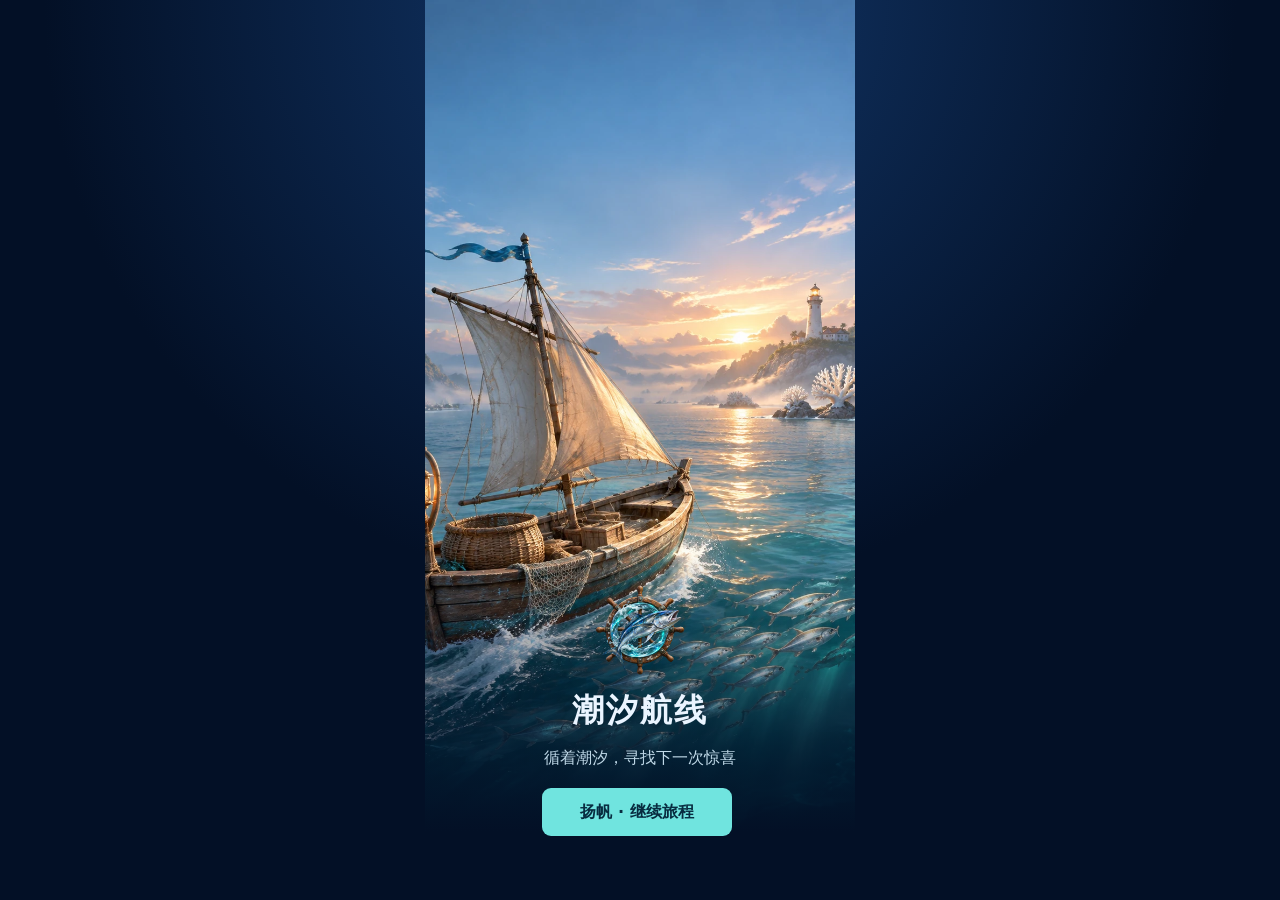
<file: index.html>
<!doctype html>
<html lang="zh-CN">
  <head>
    <meta charset="utf-8" />
    <meta name="viewport" content="width=device-width, initial-scale=1, viewport-fit=cover, user-scalable=no" />
    <meta name="theme-color" content="#071b3e" />
    <meta name="description" content="fish · TapTap 海上航行钓鱼小游戏" />
    <title>fish · 海上航行</title>
    <link rel="stylesheet" href="./style.css" />
  </head>
  <body>
    <section class="splash" id="splash" aria-label="启航画面"><div><h1>潮汐航线</h1><p id="loadingMessage">正在展开海图…</p><button id="startButton" disabled>进入白帆港</button></div></section>
    <main class="app-shell" hidden>
      <header class="topbar">
        <div class="brand-block">
          <span class="brand-mark">✦</span>
          <div>
            <p class="eyebrow">FISHING ODYSSEY</p>
            <h1>潮汐航线</h1>
          </div>
        </div>
        <button class="icon-button" id="settingsButton" aria-label="打开设置">⚙</button>
      </header>

      <section class="resource-row" aria-label="资源">
        <div class="resource-chip stamina-chip">
          <span class="resource-icon">⚡</span>
          <div><button class="resource-label stamina-toggle" id="staminaToggle" type="button" aria-label="点击切换体力加倍档位">体力</button><strong id="staminaValue">30/30</strong></div>
          <button class="mini-action" id="adButton">每日补给 +10</button>
        </div>
        <div class="resource-chip coin-chip">
          <span class="resource-icon">◈</span>
          <div><span class="resource-label">金币</span><strong id="coinValue">1,280</strong></div>
        </div>
      </section>

      <div id="fishPage" class="page">
      <section class="map-card" aria-label="海图航线">
        <div class="map-heading">
          <div>
            <p class="eyebrow">CURRENT ROUTE · 01</p>
            <h2 id="routeTitle">浅湾 · 白帆港</h2>
          </div>
          <div class="progress-copy"><strong id="fishProgress">18</strong><span id="routeGoal">/ 100 条</span><small>捕鱼进度</small></div>
        </div>
        <div class="map-viewport" id="mapViewport">
          <div class="sun-glow"></div>
          <div class="island island-a"><span>✦</span></div>
          <div class="island island-b"><span>♢</span></div>
          <div class="wave wave-one"></div><div class="wave wave-two"></div>
          <svg class="route-svg" viewBox="0 0 360 310" preserveAspectRatio="none" aria-hidden="true">
            <path d="M18 244 C62 204 47 160 91 143 S125 65 164 85 S215 186 245 166 S292 73 340 52" />
          </svg>
          <div class="nodes" id="routeNodes"></div>
          <div class="ship" id="ship" aria-label="当前船只"><span>⛵</span></div>
          <div class="map-label">航行中 · <span id="nodeLabel">第 4 节点</span></div>
        </div>
      </section>

      <section class="event-card" id="eventCard" aria-live="polite">
        <div class="event-topline"><span class="event-pill" id="eventPill">最近收获</span><span class="event-time" id="eventTime">刚刚</span></div>
        <div class="event-content" id="eventContent">
          <div class="event-art common-art"><span>🐟</span></div>
          <div class="event-copy"><h3 id="eventTitle">月光沙丁鱼入网</h3><p id="eventDescription">准备好出航，海风会把惊喜送到船边。</p><div class="reward-line" id="rewardLine"><span class="rarity-dot white"></span><b>白 · 常见</b><span>+8 条鱼</span></div></div>
        </div>
      </section>

      <section class="multiplier-section" aria-label="体力加倍">
        <div class="section-label"><span>本次奖励加倍</span><small id="multiplierHint">点击顶部“体力”切换</small></div>
        <div class="multiplier-status" id="multiplierStatus" aria-live="polite">
          <div><span>当前档位</span><strong id="currentMultiplier">1×</strong></div>
          <div class="multiplier-next"><span>下一个可切换</span><strong id="nextMultiplier">2×</strong></div>
          <span class="cycle-hint">↻ 点击体力</span>
        </div>
        <p class="multiplier-gate" id="multiplierGate">当前体力可用：1×、2×</p>
      </section>

      <button class="sail-button" id="sailButton"><span class="sail-icon">➜</span><span><strong>扬帆出航</strong><small>消耗 1 体力 · <b id="buttonMultiplier">1×</b> 收益</small></span><span class="button-arrow">›</span></button>
      <p class="status-message" id="statusMessage">点击出航，自动沿海图前进</p>

      </div>
      <section id="crewPage" class="page" hidden aria-label="船员"><h2>船员名册</h2><p class="page-intro">招募伙伴，最多同时上阵 3 人。技能在出航时自动生效。</p><div id="crewList"></div></section>
      <section id="shipyardPage" class="page" hidden aria-label="船坞"><h2>逐潮号船坞</h2><div id="shipyardContent"></div></section>
      <section id="shopPage" class="page" hidden aria-label="商店"><h2>星帆商店</h2><p class="page-intro">使用航行所得金币购买补给和装备。</p><div id="shopContent"></div></section>
      <nav class="bottom-nav" aria-label="主导航">
        <button class="nav-item active" data-page="fish" aria-current="page"><span>⌁</span><small>寻鱼</small></button>
        <button class="nav-item" data-page="crew"><span>♙</span><small>船员</small></button>
        <button class="nav-item" data-page="shipyard"><span>⌂</span><small>船坞</small></button>
        <button class="nav-item" data-page="shop"><span>◇</span><small>商店</small></button>
      </nav>
    </main>
    <div class="toast" id="toast" role="status"></div>
    <script type="module" src="./game.js"></script>
  </body>
</html>
</file>
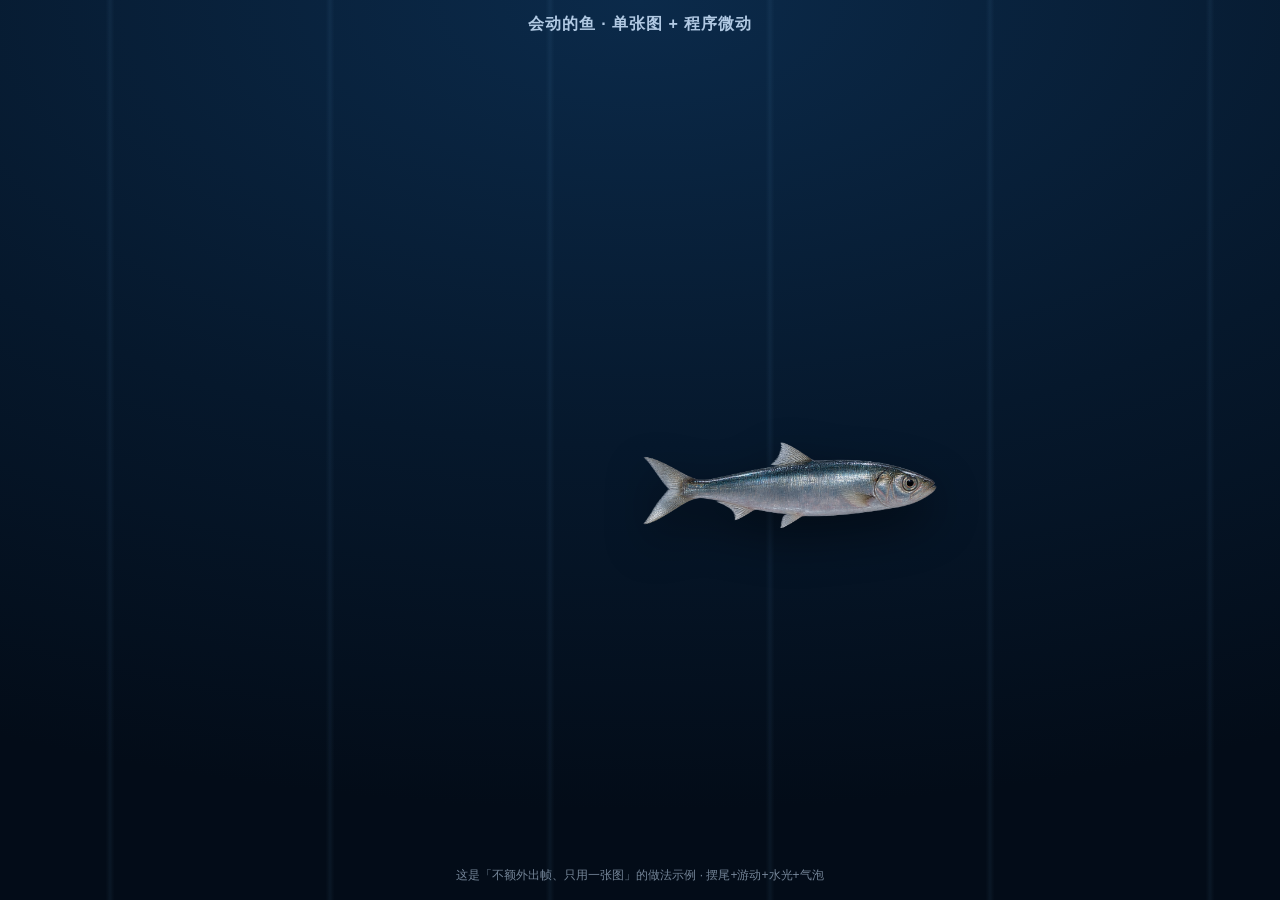
<file: anim/index.html>
<!doctype html>
<html lang="zh">
<head>
<meta charset="utf-8">
<meta name="viewport" content="width=device-width, initial-scale=1, maximum-scale=1, user-scalable=no">
<title>会动的鱼 · 程序微动示例</title>
<style>
  :root{color-scheme:dark}
  *{margin:0;padding:0;box-sizing:border-box}
  body{font-family:-apple-system,"PingFang SC",sans-serif;background:
      radial-gradient(120% 90% at 50% 0%, #0b2a4a 0%, #06182c 55%, #030c18 100%);
      color:#cfe6ff;min-height:100dvh;overflow:hidden}
  .wrap{position:relative;height:100dvh;width:100%;overflow:hidden}
  h1{position:absolute;top:env(safe-area-inset-top,14px);left:0;right:0;text-align:center;
     font-size:16px;font-weight:600;letter-spacing:1px;opacity:.85;z-index:5;margin-top:14px}
  .hint{position:absolute;bottom:calc(env(safe-area-inset-bottom,0) + 16px);left:0;right:0;
        text-align:center;font-size:12px;opacity:.55;z-index:5}
  /* light rays + water caustics */
  .rays{position:absolute;inset:0;background:
     linear-gradient(90deg,transparent 48%,rgba(120,190,255,.06) 50%,transparent 52%) repeat-x;
     background-size:220px 100%;animation:drift 9s linear infinite;mix-blend-mode:screen}
  @keyframes drift{to{background-position:220px 0}}
  .fish{position:absolute;left:50%;top:48%;width:min(62vw,300px);
        transform-origin:60% 50%;will-change:transform;filter:drop-shadow(0 18px 24px rgba(0,0,0,.45))}
  .fish img{width:100%;display:block;animation:tail 1.6s ease-in-out infinite;transform-origin:85% 50%}
  /* body bob + glide path */
  .fish{animation:swim 6s ease-in-out infinite}
  @keyframes swim{
    0%  {transform:translate(-62%,-6px) rotate(-2deg)}
    25% {transform:translate(-54%, 4px) rotate(1.5deg)}
    50% {transform:translate(-46%,-4px) rotate(2deg)}
    75% {transform:translate(-54%, 5px) rotate(-1deg)}
    100%{transform:translate(-62%,-6px) rotate(-2deg)}
  }
  /* tail sway via skew on the image */
  @keyframes tail{
    0%,100%{transform:skewY(0deg) scaleY(1)}
    25%{transform:skewY(2.2deg) scaleY(.985)}
    50%{transform:skewY(0deg) scaleY(1)}
    75%{transform:skewY(-2.2deg) scaleY(.985)}
  }
  .bubbles b{position:absolute;bottom:-20px;background:radial-gradient(circle at 30% 30%,rgba(255,255,255,.9),rgba(160,210,255,.25));
     border-radius:50%;opacity:.0;animation:rise linear infinite}
  @keyframes rise{0%{opacity:0;transform:translateY(0) scale(.6)}
     15%{opacity:.6}100%{opacity:0;transform:translateY(-70dvh) scale(1)}}
</style>
</head>
<body>
<div class="wrap">
  <h1>会动的鱼 · 单张图 + 程序微动</h1>
  <div class="rays"></div>
  <div class="fish"><img src="../assets/fish/fish_moon_sardine_white.webp" alt="moon sardine"></div>
  <div class="bubbles" id="bb"></div>
  <div class="hint">这是「不额外出帧、只用一张图」的做法示例 · 摆尾+游动+水光+气泡</div>
</div>
<script>
  const bb=document.getElementById('bb');
  for(let i=0;i<14;i++){const b=document.createElement('b');
    const s=4+Math.random()*10;b.style.width=b.style.height=s+'px';
    b.style.left=(Math.random()*100)+'%';
    b.style.animationDuration=(5+Math.random()*6)+'s';
    b.style.animationDelay=(Math.random()*6)+'s';bb.appendChild(b);}
</script>
</body>
</html>
</file>
<file: style.css>
:root {
  --navy-950: #06132e;
  --navy-900: #0a1b3c;
  --navy-800: #102c59;
  --ink: #eaf4ff;
  --muted: #8ea9c9;
  --line: rgba(160, 203, 255, 0.17);
  --aqua: #70e4df;
  --gold: #ffd47a;
  --pink: #f583c9;
}

* { box-sizing: border-box; }
html, body { margin: 0; min-height: 100%; background: #031026; color: var(--ink); font-family: Inter, ui-sans-serif, system-ui, -apple-system, BlinkMacSystemFont, "PingFang SC", "Microsoft YaHei", sans-serif; }
body { display: flex; justify-content: center; background-image: radial-gradient(circle at 50% 0%, #12376a 0, #031026 54%); }
button { font: inherit; color: inherit; border: 0; cursor: pointer; -webkit-tap-highlight-color: transparent; }
button:disabled { cursor: not-allowed; opacity: .52; }
.app-shell { width: min(100%, 430px); min-height: 100vh; padding: max(18px, env(safe-area-inset-top)) 18px calc(14px + env(safe-area-inset-bottom)); background: linear-gradient(180deg, rgba(4, 21, 51, .7), rgba(3, 16, 38, .96)); overflow: hidden; }
.topbar, .resource-row, .map-heading, .event-topline, .section-label { display: flex; align-items: center; justify-content: space-between; }
.topbar { margin-bottom: 15px; }
.brand-block { display: flex; align-items: center; gap: 10px; }
.brand-mark { display: grid; place-items: center; width: 34px; height: 34px; border: 1px solid rgba(112, 228, 223, .55); border-radius: 11px; color: var(--aqua); background: rgba(112, 228, 223, .12); box-shadow: 0 0 22px rgba(112, 228, 223, .18); }
h1, h2, h3, p { margin: 0; }
h1 { font-size: 18px; letter-spacing: .06em; }
.eyebrow { color: #7394bb; font-size: 9px; font-weight: 700; letter-spacing: .18em; }
.icon-button { width: 34px; height: 34px; border: 1px solid var(--line); border-radius: 11px; background: rgba(10, 38, 75, .62); color: #9bb7d4; }
.resource-row { gap: 9px; margin-bottom: 15px; }
.resource-chip { min-height: 49px; display: flex; flex: 1; align-items: center; gap: 8px; padding: 8px 9px; border: 1px solid var(--line); border-radius: 14px; background: linear-gradient(135deg, rgba(18, 52, 91, .9), rgba(8, 28, 59, .86)); }
.resource-icon { display: grid; place-items: center; width: 27px; height: 27px; border-radius: 9px; font-size: 15px; background: rgba(112, 228, 223, .14); color: var(--aqua); }
.coin-chip .resource-icon { background: rgba(255, 212, 122, .13); color: var(--gold); }
.resource-label, .resource-chip strong { display: block; line-height: 1.1; }
.resource-label { color: var(--muted); font-size: 10px; }
.stamina-toggle { width: max-content; padding: 0; background: transparent; text-align: left; text-decoration: underline dotted rgba(112, 228, 223, .65); text-underline-offset: 3px; }
.stamina-toggle:active, .stamina-toggle:focus-visible { color: var(--aqua); outline: none; }
.resource-chip strong { margin-top: 4px; font-size: 14px; }
.mini-action { margin-left: auto; padding: 6px 7px; border-radius: 8px; background: rgba(112, 228, 223, .15); color: var(--aqua); font-size: 10px; white-space: nowrap; }
.map-card { position: relative; padding: 16px 14px 12px; border: 1px solid rgba(131, 193, 244, .2); border-radius: 22px; background: linear-gradient(145deg, #12376b, #0b2853 58%, #0c2347); box-shadow: inset 0 1px rgba(255,255,255,.08), 0 15px 42px rgba(0, 0, 0, .2); }
.map-heading h2 { margin-top: 5px; font-size: 17px; letter-spacing: .02em; }
.progress-copy { text-align: right; }
.progress-copy strong { color: var(--aqua); font-size: 20px; }
.progress-copy span { margin-left: 3px; color: #c2daef; font-size: 11px; }
.progress-copy small { display: block; color: var(--muted); font-size: 9px; }
.map-viewport { position: relative; height: 252px; margin-top: 10px; overflow: hidden; border-radius: 16px; background: radial-gradient(circle at 75% 12%, rgba(106, 219, 205, .25), transparent 24%), linear-gradient(160deg, #175788, #0b4973 45%, #0d3b65); }
.map-viewport::after { content: ""; position: absolute; inset: 0; opacity: .28; background-image: radial-gradient(circle, #a3e9e1 1px, transparent 1.5px); background-size: 27px 27px; mask-image: linear-gradient(135deg, black, transparent 72%); }
.sun-glow { position: absolute; width: 190px; height: 190px; right: -55px; top: -78px; border-radius: 50%; background: rgba(255, 224, 151, .2); filter: blur(2px); }
.island { position: absolute; z-index: 1; display: grid; place-items: center; width: 40px; height: 24px; border-radius: 50%; color: #ffe3a6; font-size: 13px; background: #8bbd84; box-shadow: inset -7px -3px rgba(29, 98, 91, .44), 0 4px 10px rgba(0, 0, 0, .15); transform: rotate(-10deg); }
.island-a { top: 52px; left: 35px; }.island-b { right: 23px; bottom: 44px; transform: rotate(18deg) scale(.75); }
.wave { position: absolute; z-index: 1; width: 60px; height: 13px; border-top: 1px solid rgba(173, 235, 233, .48); border-radius: 50%; transform: rotate(-12deg); }.wave-one { left: 14px; bottom: 48px; }.wave-two { right: 72px; top: 76px; transform: rotate(14deg) scale(.7); }
.route-svg { position: absolute; z-index: 2; inset: 0; width: 100%; height: 100%; }.route-svg path { fill: none; stroke: rgba(187, 237, 229, .33); stroke-width: 3; stroke-linecap: round; stroke-dasharray: 2 10; }
.nodes { position: absolute; z-index: 3; inset: 0; }.node { position: absolute; display: grid; place-items: center; width: 18px; height: 18px; border: 2px solid rgba(183, 239, 233, .72); border-radius: 50%; background: #1b7890; box-shadow: 0 0 0 4px rgba(88, 207, 203, .11); transition: .3s ease; }.node.current { width: 23px; height: 23px; border-color: #fff0be; background: var(--gold); box-shadow: 0 0 0 5px rgba(255, 212, 122, .18), 0 0 20px rgba(255, 212, 122, .55); }.node.done { background: #73d5c3; border-color: #d3fff1; }.node.event::after { content: ""; width: 5px; height: 5px; border-radius: 50%; background: #082548; }.ship { position: absolute; z-index: 5; display: grid; place-items: center; width: 42px; height: 42px; border: 1px solid rgba(255, 238, 178, .72); border-radius: 15px; background: linear-gradient(145deg, #f5c66b, #c5774d); box-shadow: 0 6px 18px rgba(0, 0, 0, .25); transform: translate(-50%, -50%); transition: left 1.4s cubic-bezier(.2, .7, .25, 1), top 1.4s cubic-bezier(.2, .7, .25, 1); }.ship span { font-size: 22px; filter: drop-shadow(0 2px 1px rgba(32, 47, 76, .4)); }.ship.sailing { animation: bob .7s ease-in-out infinite alternate; }
@keyframes bob { to { margin-top: -7px; } }
.map-label { position: absolute; z-index: 5; left: 11px; bottom: 9px; padding: 5px 8px; border-radius: 7px; background: rgba(3, 22, 48, .56); color: #a6cae0; font-size: 10px; }.map-label span { color: #e5f5f7; }
.event-card { margin-top: 12px; min-height: 94px; padding: 12px; border: 1px solid rgba(150, 204, 244, .17); border-radius: 17px; background: rgba(10, 33, 66, .92); transition: border-color .35s, transform .35s; }.event-card.rare { border-color: rgba(245, 131, 201, .7); box-shadow: 0 0 22px rgba(245, 131, 201, .12); }.event-topline { margin-bottom: 8px; }.event-pill { padding: 4px 7px; border-radius: 7px; color: var(--aqua); background: rgba(112, 228, 223, .12); font-size: 9px; font-weight: 700; letter-spacing: .08em; }.event-time { color: #718cac; font-size: 10px; }.event-content { display: flex; align-items: center; gap: 11px; }.event-art { display: grid; flex: 0 0 50px; place-items: center; width: 50px; height: 50px; border-radius: 15px; font-size: 26px; background: linear-gradient(145deg, #24558a, #102b59); }.event-art.legendary-art { background: linear-gradient(145deg, #762f78, #191c5c); box-shadow: inset 0 0 20px rgba(255, 103, 226, .35); }.event-art.mythic-art { background: linear-gradient(145deg, #442d88, #0c123d); box-shadow: inset 0 0 22px rgba(125, 248, 239, .48); }.event-copy { min-width: 0; flex: 1; }.event-copy h3 { font-size: 14px; }.event-copy p { margin-top: 4px; overflow: hidden; color: #94afca; font-size: 11px; text-overflow: ellipsis; white-space: nowrap; }.reward-line { display: flex; align-items: center; gap: 6px; margin-top: 8px; color: #bad5e8; font-size: 10px; }.reward-line b { color: #ecf8ff; }.rarity-dot { width: 7px; height: 7px; border-radius: 50%; }.white { background: #e8eef2; }.green { background: #61e294; }.blue { background: #63a9ff; }.purple { background: #b38cff; }.orange { background: #ffad5e; }.red { background: #ff667e; }.pink { background: #ff75c8; }.black { background: #9da5ba; }.prismatic { background: linear-gradient(135deg, #7df8ef, #ff75c8, #f7e58a); }.hongmeng { background: #f7e58a; box-shadow: 0 0 8px #f7e58a; }
.multiplier-section { margin: 14px 0 11px; }.section-label { color: #9cb7d0; font-size: 11px; }.section-label small { color: #647f9f; font-size: 10px; }
.multiplier-status { display: flex; align-items: center; gap: 18px; min-height: 53px; margin-top: 8px; padding: 9px 11px; border: 1px solid rgba(112, 228, 223, .34); border-radius: 13px; background: linear-gradient(110deg, rgba(24, 74, 100, .8), rgba(11, 36, 72, .9)); box-shadow: inset 0 0 18px rgba(112, 228, 223, .06); }
.multiplier-status > div { min-width: 55px; }.multiplier-status span { display: block; color: #7596b4; font-size: 9px; }.multiplier-status strong { display: block; margin-top: 3px; color: var(--aqua); font-size: 18px; letter-spacing: .03em; }.multiplier-next strong { color: var(--gold); }.cycle-hint { margin-left: auto; padding-left: 11px; border-left: 1px solid rgba(143, 196, 218, .2); color: #9db7cd !important; font-size: 9px !important; white-space: nowrap; }.multiplier-gate { margin: 6px 3px 0; overflow: hidden; color: #708ba9; font-size: 9px; text-overflow: ellipsis; white-space: nowrap; }
.sail-button { display: flex; align-items: center; gap: 11px; width: 100%; padding: 13px 15px; border: 1px solid rgba(255, 217, 125, .52); border-radius: 16px; text-align: left; background: linear-gradient(115deg, #d08b58, #e3b866 52%, #f0cf80); color: #183357; box-shadow: 0 8px 23px rgba(210, 142, 77, .22); transition: transform .2s, filter .2s; }.sail-button:active { transform: scale(.98); filter: brightness(1.1); }.sail-icon { display: grid; place-items: center; width: 30px; height: 30px; border-radius: 10px; color: #ffeec0; background: rgba(20, 49, 77, .28); font-size: 18px; }.sail-button strong { display: block; font-size: 14px; letter-spacing: .04em; }.sail-button small { display: block; margin-top: 2px; color: rgba(24, 51, 87, .73); font-size: 10px; }.sail-button small b { color: #143259; }.button-arrow { margin-left: auto; color: #8a5b44; font-size: 26px; line-height: 1; }.status-message { height: 17px; margin: 7px 0 5px; color: #7696b7; text-align: center; font-size: 10px; }.bottom-nav { display: grid; grid-template-columns: repeat(4, 1fr); margin: 4px -4px 0; padding-top: 8px; border-top: 1px solid rgba(139, 182, 224, .1); }.nav-item { position: relative; display: flex; flex-direction: column; align-items: center; gap: 3px; padding: 3px; background: transparent; color: #587495; }.nav-item span { font-size: 20px; line-height: 1; }.nav-item small { font-size: 10px; }.nav-item.active { color: var(--aqua); }.nav-item i { position: absolute; top: -2px; right: 7px; padding: 1px 3px; border-radius: 4px; background: rgba(134, 160, 188, .16); color: #7291b1; font-size: 7px; font-style: normal; }.toast { position: fixed; z-index: 20; left: 50%; bottom: 87px; max-width: calc(100% - 40px); padding: 9px 13px; border: 1px solid rgba(112, 228, 223, .4); border-radius: 10px; opacity: 0; pointer-events: none; transform: translate(-50%, 10px); background: #102e55; color: #dffbfa; font-size: 11px; transition: .25s ease; }.toast.show { opacity: 1; transform: translate(-50%, 0); }
@media (min-width: 520px) { .app-shell { margin: 22px 0; min-height: auto; border: 1px solid rgba(120, 180, 228, .12); border-radius: 28px; } }

/* Artwork is assigned by assets.js through manifest keys, never by file URLs. */
[hidden] { display: none !important; }
img { display: block; max-width: 100%; object-fit: contain; }
button:focus-visible { outline: 2px solid var(--gold); outline-offset: 3px; }
.brand-mark { width: 44px; height: 44px; overflow: hidden; border: 0; background: transparent; }
.brand-mark img, .resource-icon img, .icon-button img { width: 100%; height: 100%; object-fit: cover; border-radius: 8px; }
.icon-button { padding: 0; }
.stamina-toggle { min-height: 25px; min-width: 44px; font-size: 12px; }
.resource-row { align-items: stretch; }
.resource-chip { min-width: 0; }
.stamina-chip { flex: 1.8; }
.resource-chip strong { font-size: 12px; overflow-wrap: anywhere; }
.mini-action { display: flex; align-items: center; gap: 3px; background-size: 100% 100%; color: #fff; text-shadow: 0 1px 3px #000; }
.mini-action img { width: 15px; height: 15px; border-radius: 3px; }
.progress-copy > img { display: inline-block; width: 24px; height: 18px; vertical-align: middle; border-radius: 4px; }
.map-viewport { background-size: cover; background-position: center; height: 290px; }
.map-viewport .sun-glow, .map-viewport .island, .map-viewport .wave, .map-viewport::after { display: none; }
.route-svg path { stroke: #fff5cb; stroke-width: 3; filter: drop-shadow(0 1px 2px #071a30); }
.node { transform: translate(-50%, -50%); }
.event-card { background-size: 100% 100%; padding: 18px; }
.event-art { flex-basis: 100px; width: 100px; height: 110px; overflow: hidden; border-radius: 10px; }
.event-art img { width: 100%; height: 100%; object-fit: cover; }
.event-copy p { white-space: normal; line-height: 1.6; }
.reward-line { flex-wrap: wrap; }
.quality-strip { width: 36px; height: 12px; border-radius: 4px; background-size: 1100% 260%; }
.multiplier-status > img { width: 28px; height: 28px; border-radius: 7px; }
.multiplier-status { gap: 10px; }
.multiplier-status strong { font-size: 16px; }
.multiplier-gate { white-space: normal; line-height: 1.6; }
.sail-button { background-size: 100% 100%; min-height: 80px; padding: 18px 25px; }
.bottom-nav { position: sticky; bottom: 0; z-index: 10; background: #081c38; padding-bottom: env(safe-area-inset-bottom); border-radius: 12px; }
.nav-item { padding: 8px; min-height: 64px; }
.nav-item span { width: 34px; height: 34px; overflow: hidden; border-radius: 8px; }
.nav-item img { width: 100%; height: 100%; }
.nav-item.active { background: #163951; border-radius: 10px; }
.page { min-height: 540px; }
.page > h2 { margin: 20px 0 8px; font-size: 22px; }
.page-intro { font-size: 12px; line-height: 1.7; color: var(--muted); margin-bottom: 16px; }
.inventory-card { display: flex; gap: 14px; margin: 12px 0; padding: 14px; border: 1px solid var(--line); border-radius: 16px; background: #102b49; }
.inventory-card > img { width: 90px; height: 126px; object-fit: cover; border-radius: 10px; }
.inventory-copy { flex: 1; min-width: 0; }
.inventory-copy h3 { font-size: 15px; }
.inventory-copy p { color: #a6bdd3; font-size: 12px; line-height: 1.6; margin: 8px 0; }
.page-action, #startButton { padding: 10px 14px; margin: 4px 6px 4px 0; border-radius: 9px; background: #70e4df; color: #082c40; font-size: 12px; font-weight: 700; }
.splash { width: min(100%, 430px); min-height: 100svh; display: flex; align-items: end; text-align: center; background-size: cover; background-position: center; }
.splash > div { width: 100%; padding: 30px 20px 60px; background: linear-gradient(transparent, #031026 80%); }
.splash img { width: 90px; height: 90px; border-radius: 50%; margin: 0 auto 14px; }
.splash h1 { font-size: 32px; }
.splash p { margin: 15px 0; color: #c0d9e8; }
#startButton { min-width: 190px; min-height: 48px; font-size: 16px; }
@media (max-width: 360px) { .app-shell { padding-left: 10px; padding-right: 10px; } .event-art { flex-basis: 75px; width: 75px; } .resource-chip { gap: 4px; padding: 7px 5px; } .mini-action { padding: 6px 3px; } }
@media (prefers-reduced-motion: reduce) { *, *::before, *::after { animation: none !important; transition: none !important; } }
</file>
